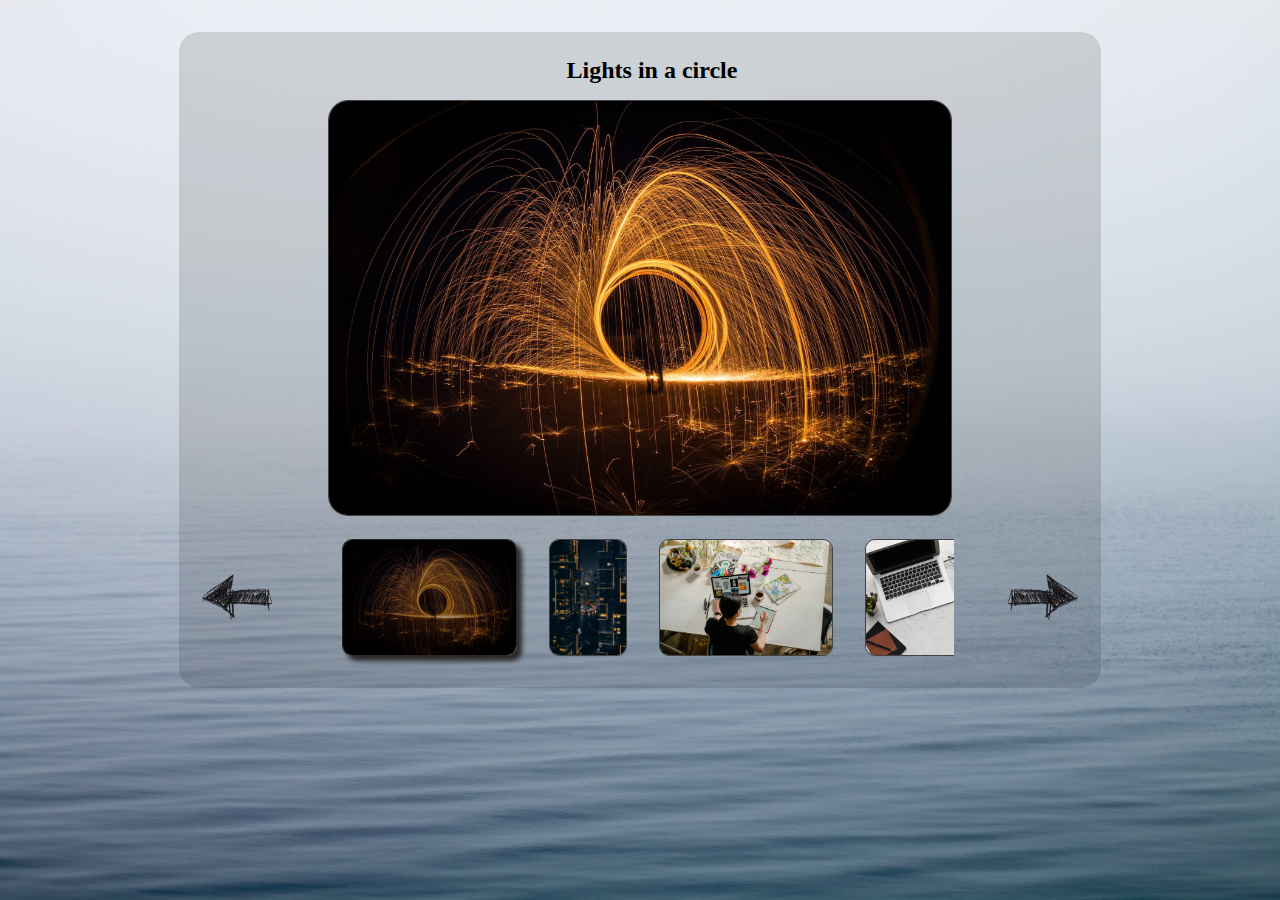
<file: index.html>
<!DOCTYPE html>
<html><head>
	<meta name="generator" content="Hugo 0.92.2" />

	<title>A simple, lightweight and standalone image gallery</title>

	<meta name="author" content="Pierrick MARIE">
	<meta charset="utf-8" >

	<link rel='icon' type='image/x-icon' href='./img/utils/logo.png'>

	
	
	<link rel="stylesheet" type="text/css" href="./sass/simple-gallery.css">

</head><body class="background-image">


<section class="simple-gallery"> 
	<h1 class="hide">Simple Javascript Gallery</h1>

	
	
	
	<img src="./img/gallery/0.jpg" title="Lights in a circle">
	<img src="./img/gallery/1.jpg" title="A city by night">
	<img src="./img/gallery/2.jpg" title="Work hard">
	<img src="./img/gallery/3.jpg" title="Have a break">
	<img src="./img/gallery/4.jpg" title="Selfie in space">
	<img src="./img/gallery/5.jpg" title="It smokes">
	<img src="./img/gallery/6.jpg" title="My beautiful screen">
	<img src="./img/gallery/7.jpg" title="Another city by night">
	<img src="./img/gallery/8.jpg" title="Let's build a clock">
	<img src="./img/gallery/9.jpg" title="Ready to work">
</section>

<footer>
	<script src="./js/jquery-3.6.3.min.js"></script>
	<script src="./js/simple-gallery.js"></script>
</footer></body>
</html>
</file>
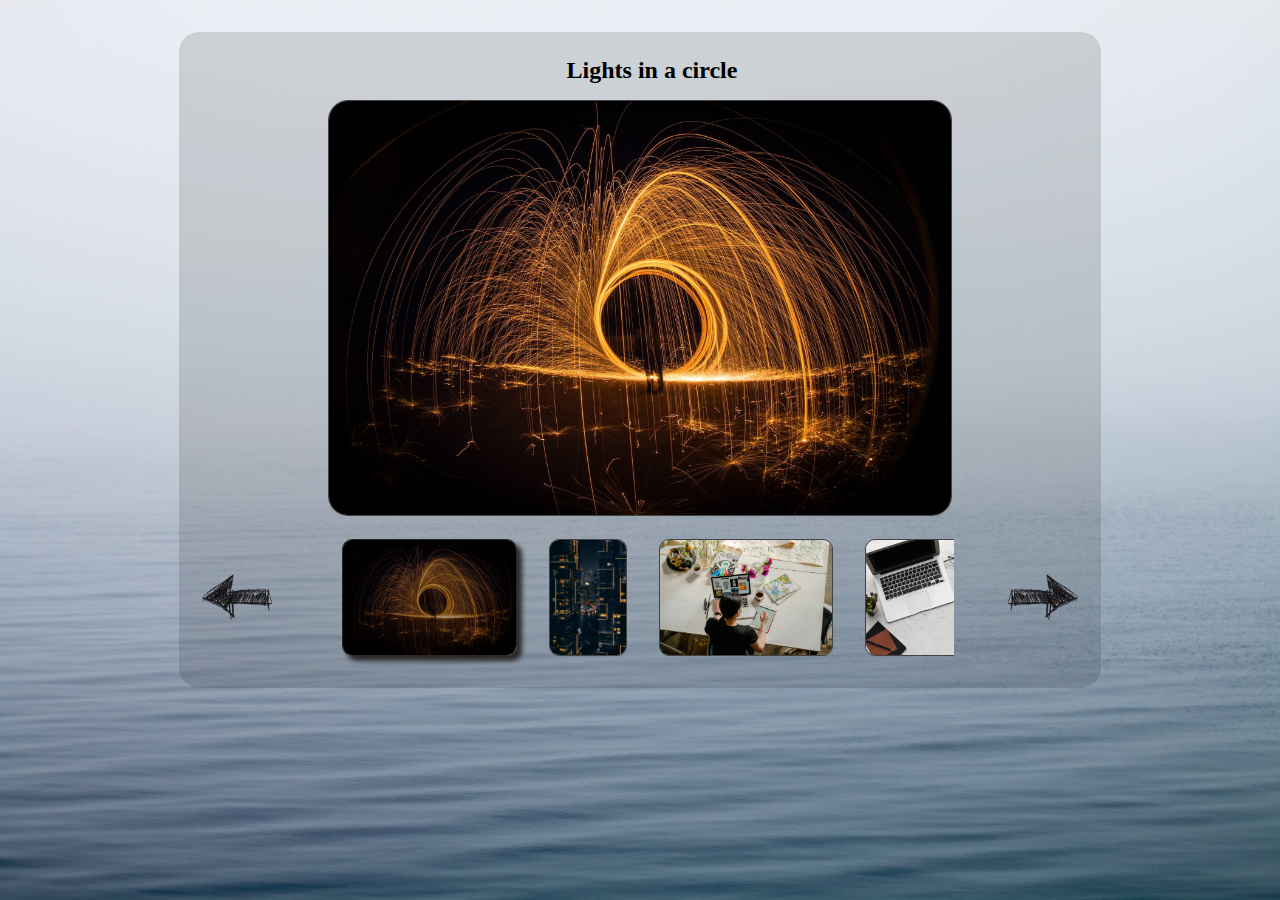
<file: example/index.html>
<!DOCTYPE html>
<html>

	<head>
		<meta name="generator" content="Hugo 0.92.2" />

		<title>A simple, lightweight and standalone image gallery</title>

		<meta name="author" content="Pierrick MARIE">
		<meta charset="utf-8">

		<link rel='icon' type='image/x-icon' href='./img/utils/logo.png'>

		<link rel="stylesheet" type="text/css" href="./css/simple-gallery.css">
	</head>

	<body class="background-image">

		<section class="simple-gallery">

			<h1 class="hide">Simple Javascript Gallery</h1>

			<img src="./img/gallery/0.jpg" title="Lights in a circle">
			<img src="./img/gallery/1.jpg" title="A city by night">
			<img src="./img/gallery/2.jpg" title="Work hard">
			<img src="./img/gallery/3.jpg" title="Have a break">
			<img src="./img/gallery/4.jpg" title="Selfie in space">
			<img src="./img/gallery/5.jpg" title="It smokes">
			<img src="./img/gallery/6.jpg" title="My beautiful screen">
			<img src="./img/gallery/7.jpg" title="Another city by night">
			<img src="./img/gallery/8.jpg" title="Let's build a clock">
			<img src="./img/gallery/9.jpg" title="Ready to work">
	
		</section>

		<footer>
			<script src="./js/jquery-3.6.3.min.js"></script>
			<script src="./js/simple-gallery.js"></script>
		</footer>
	
	</body>

</html>
</file>
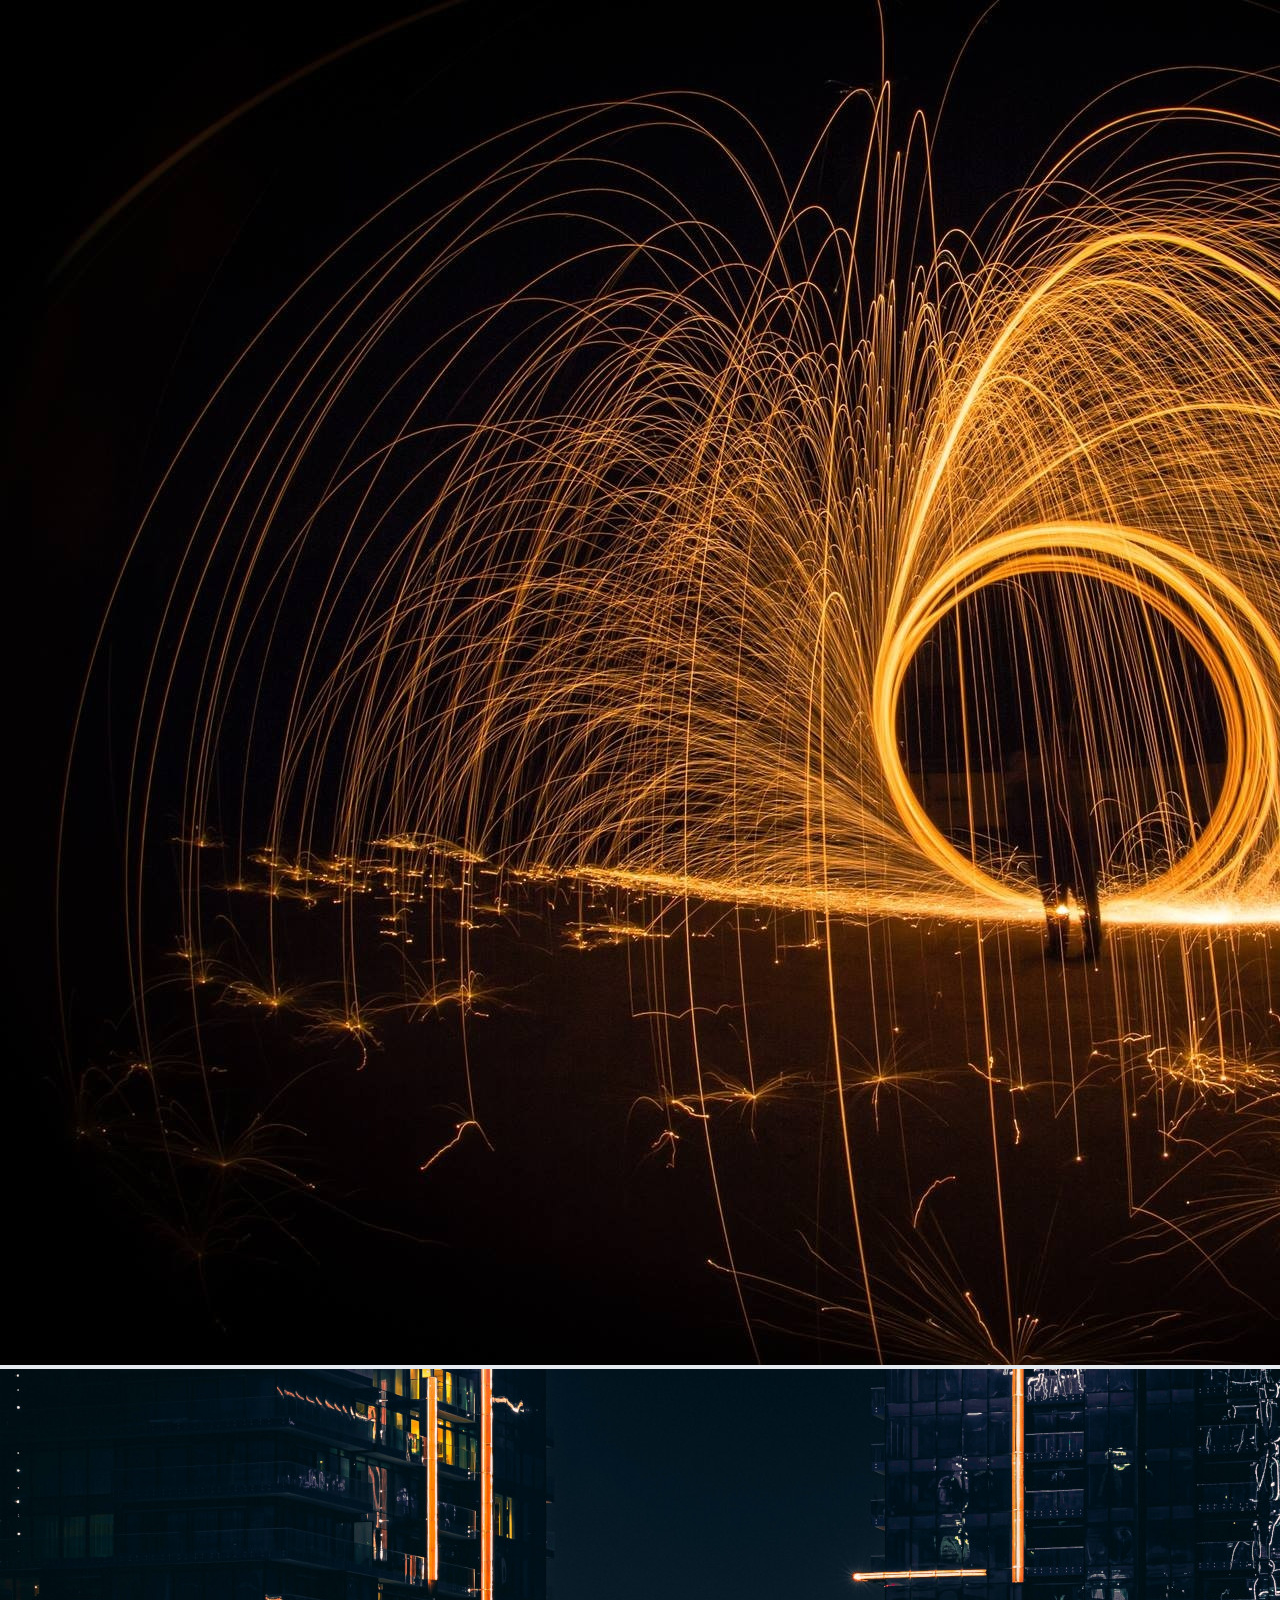
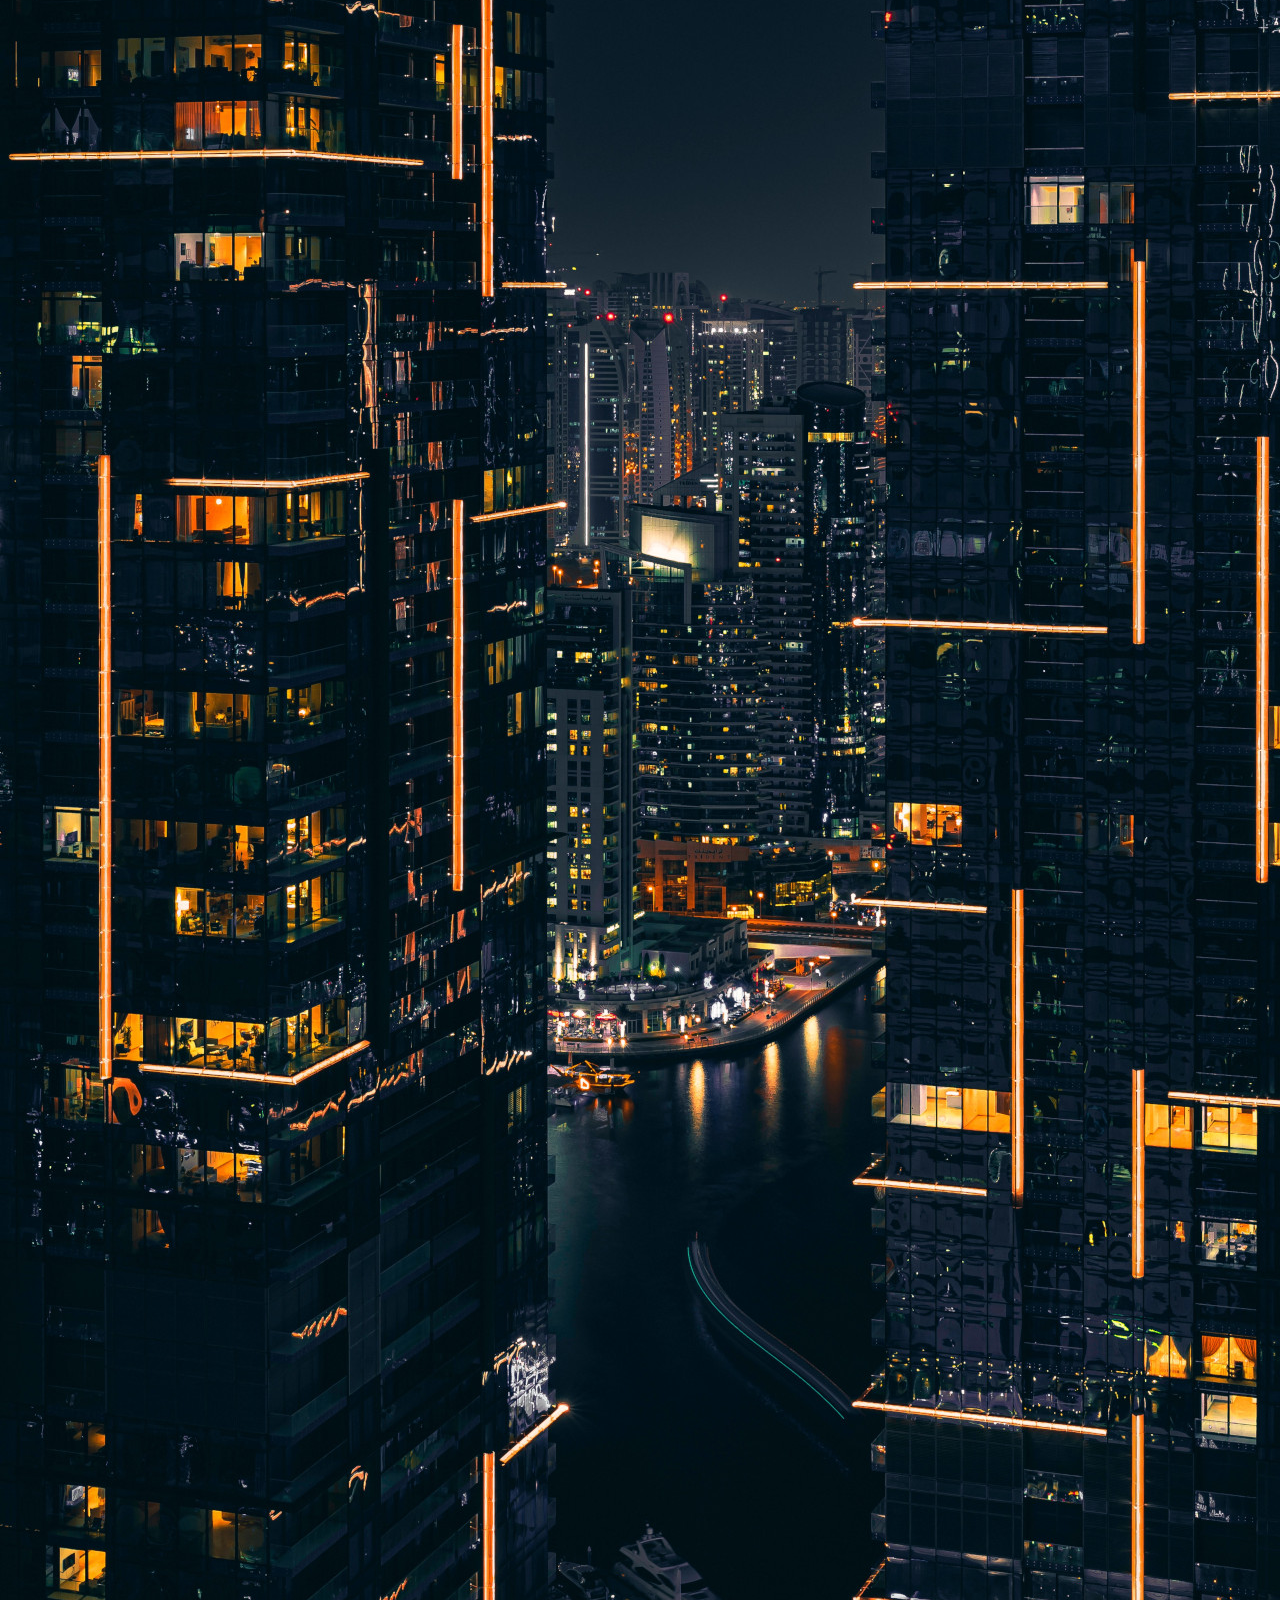
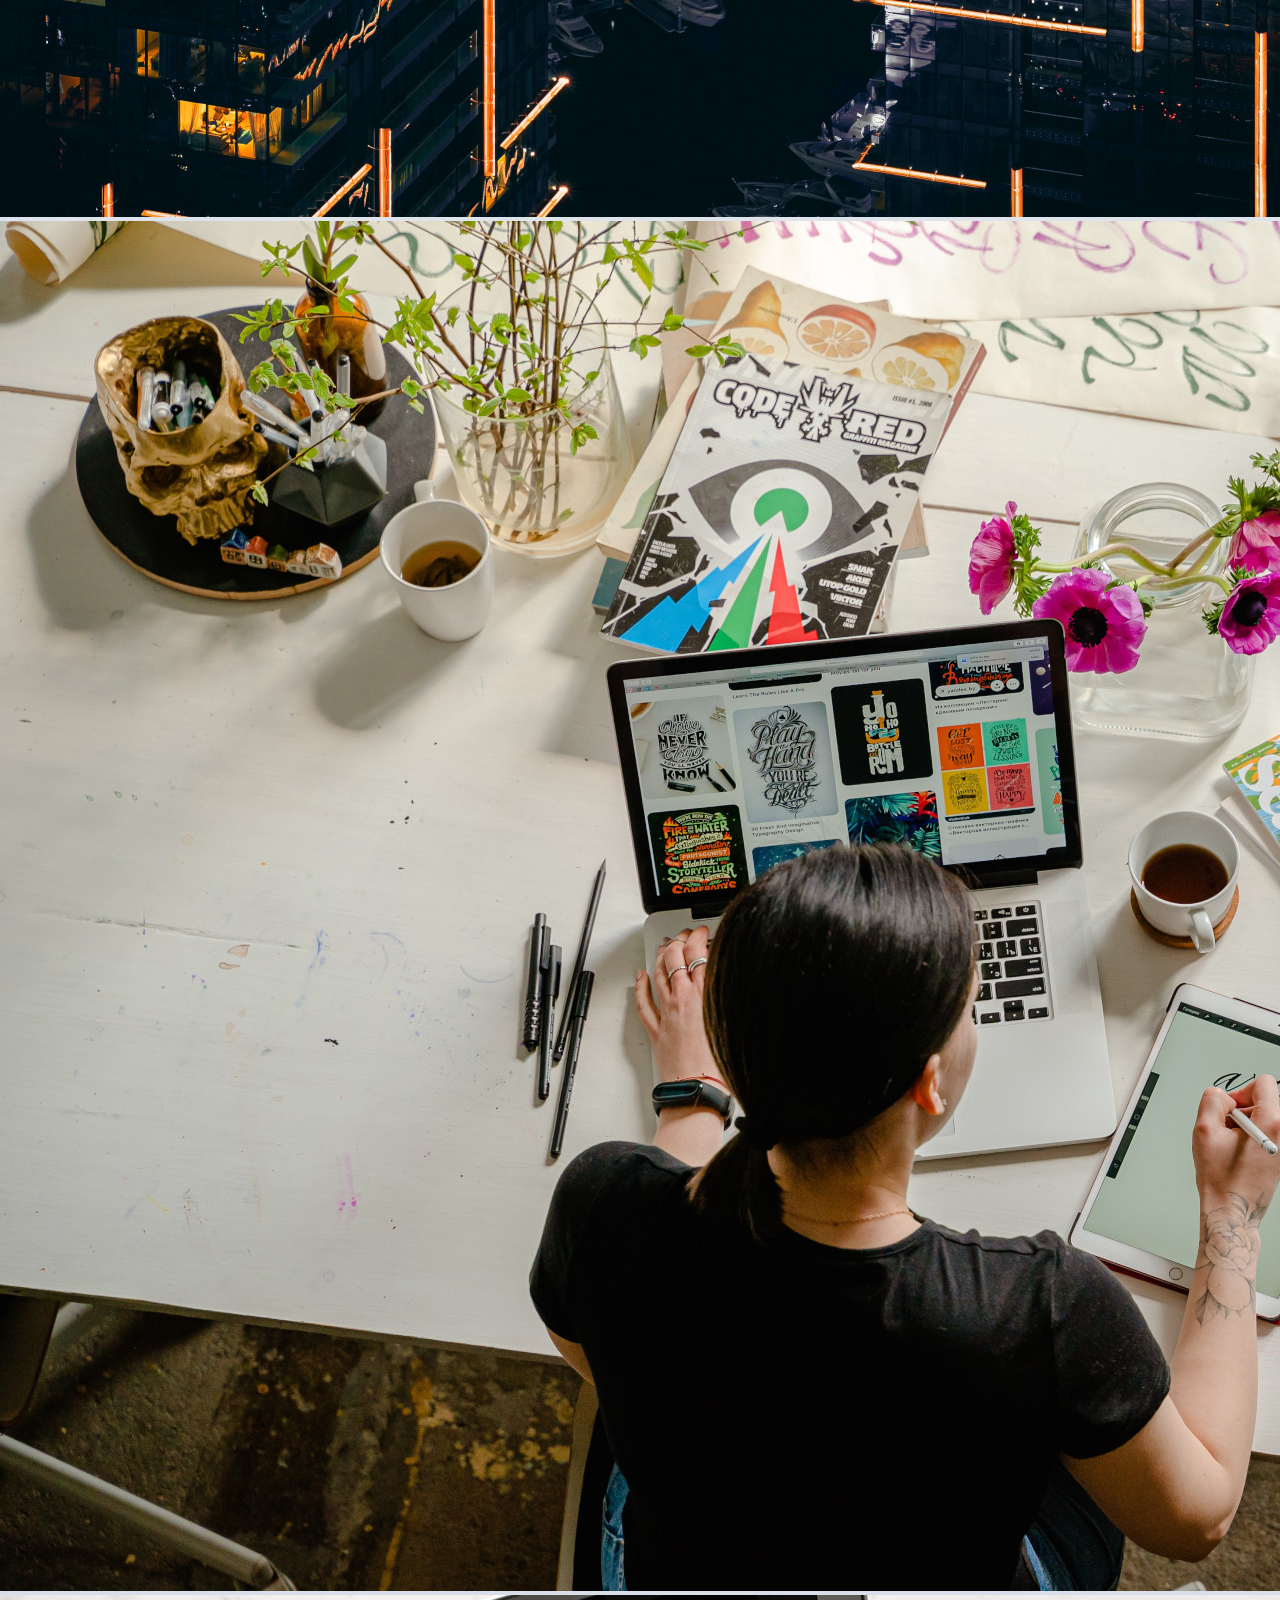
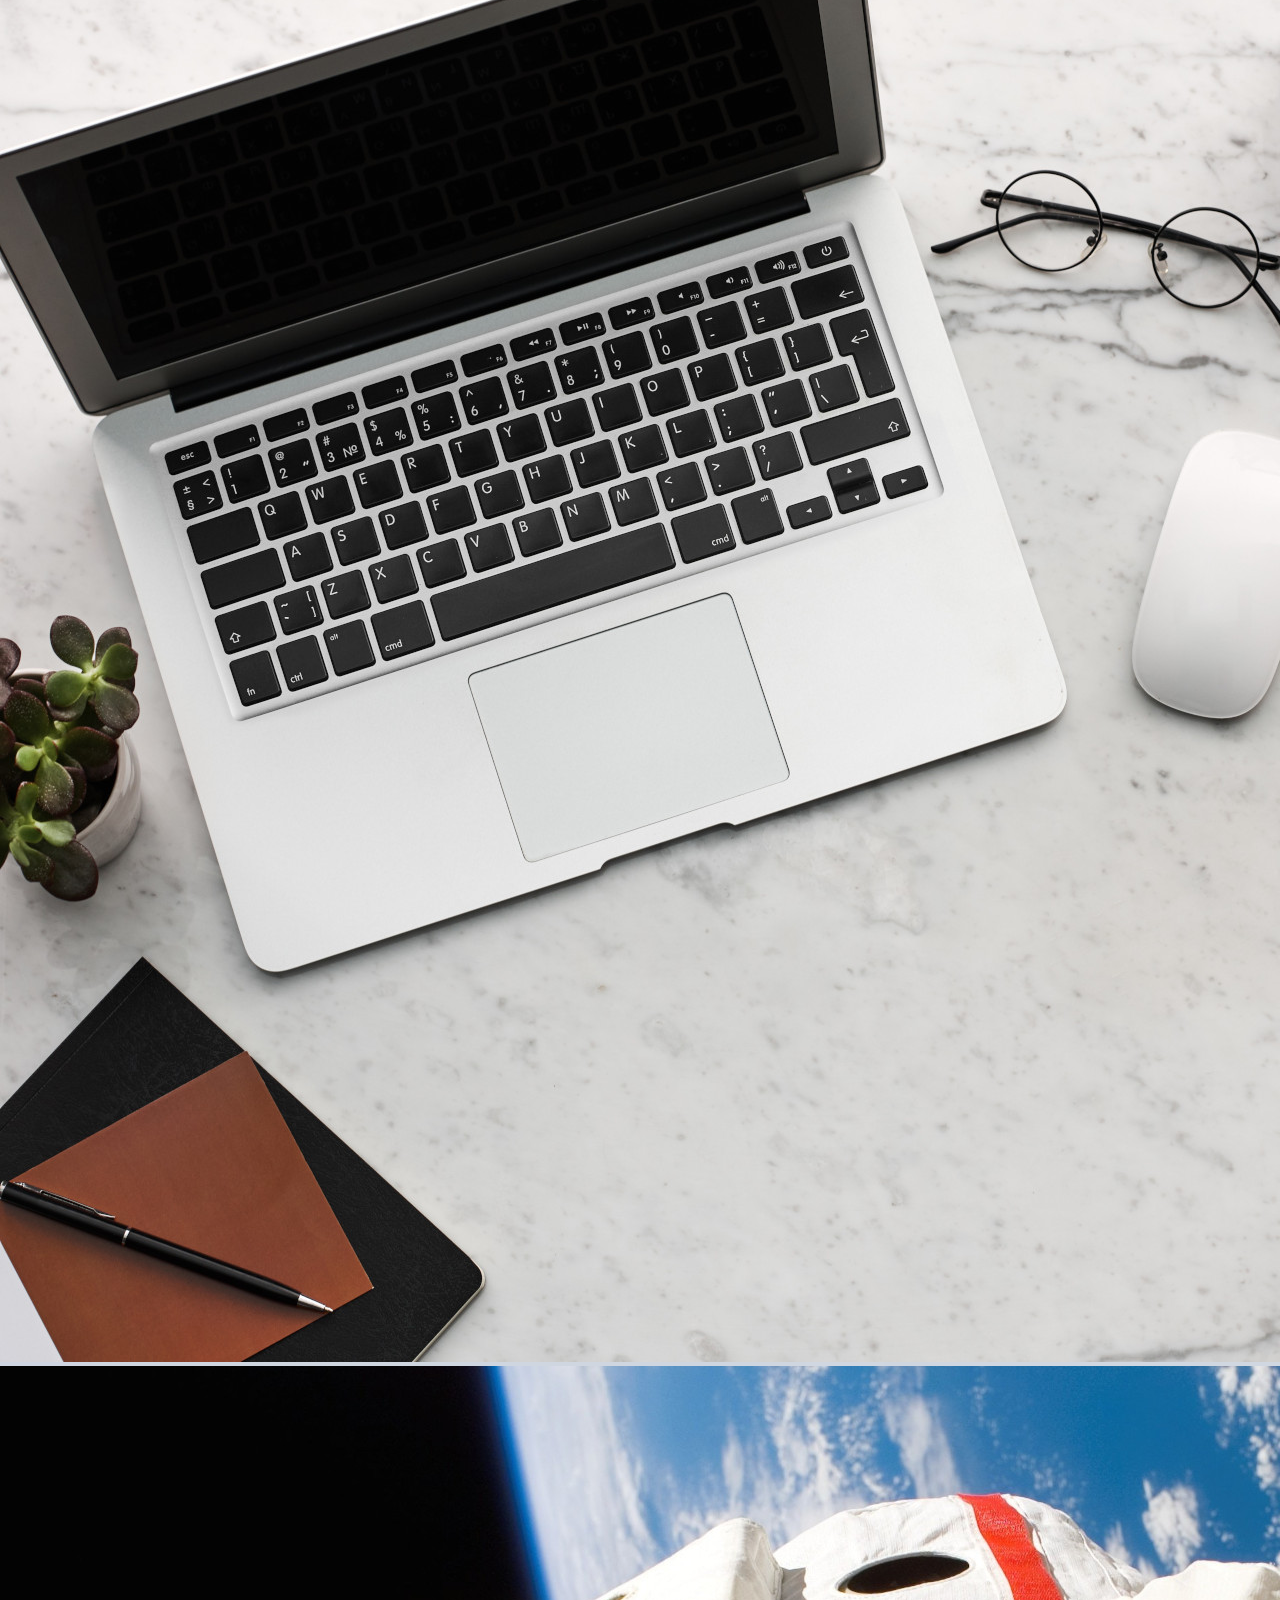
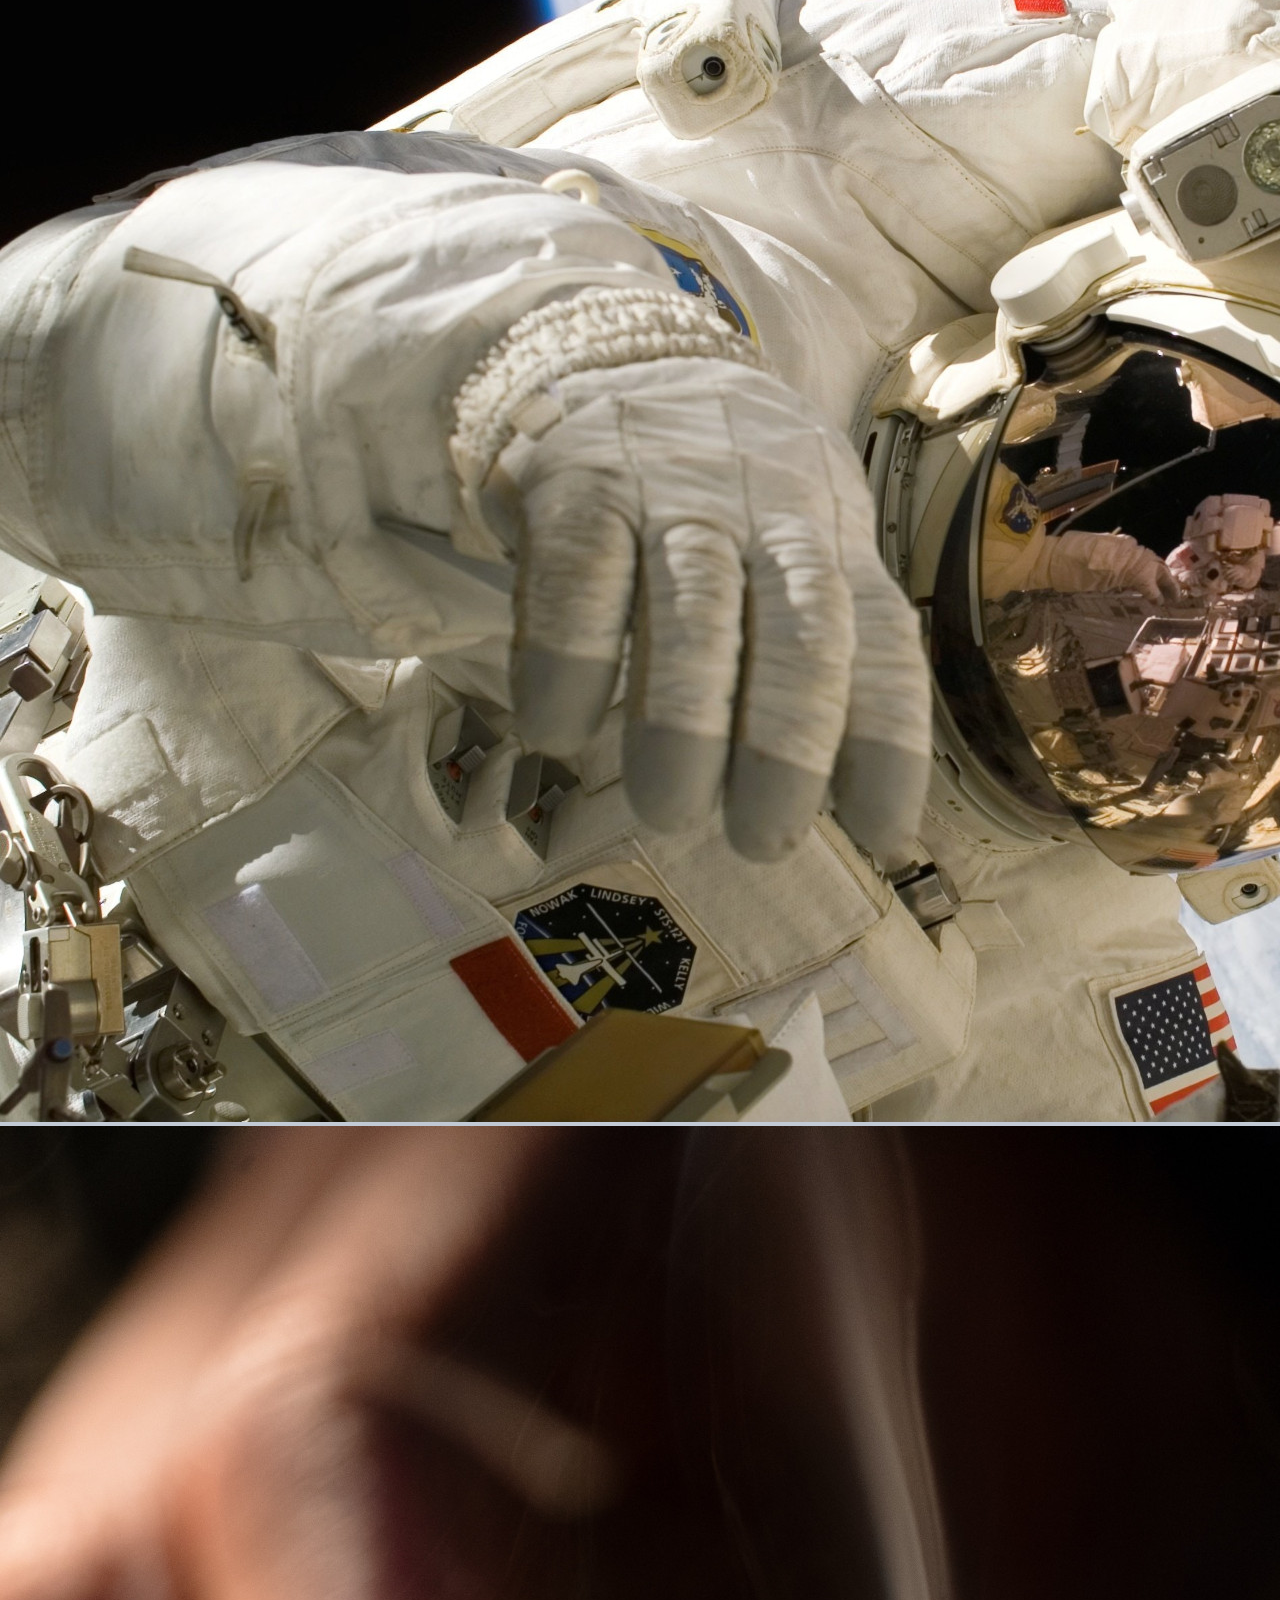
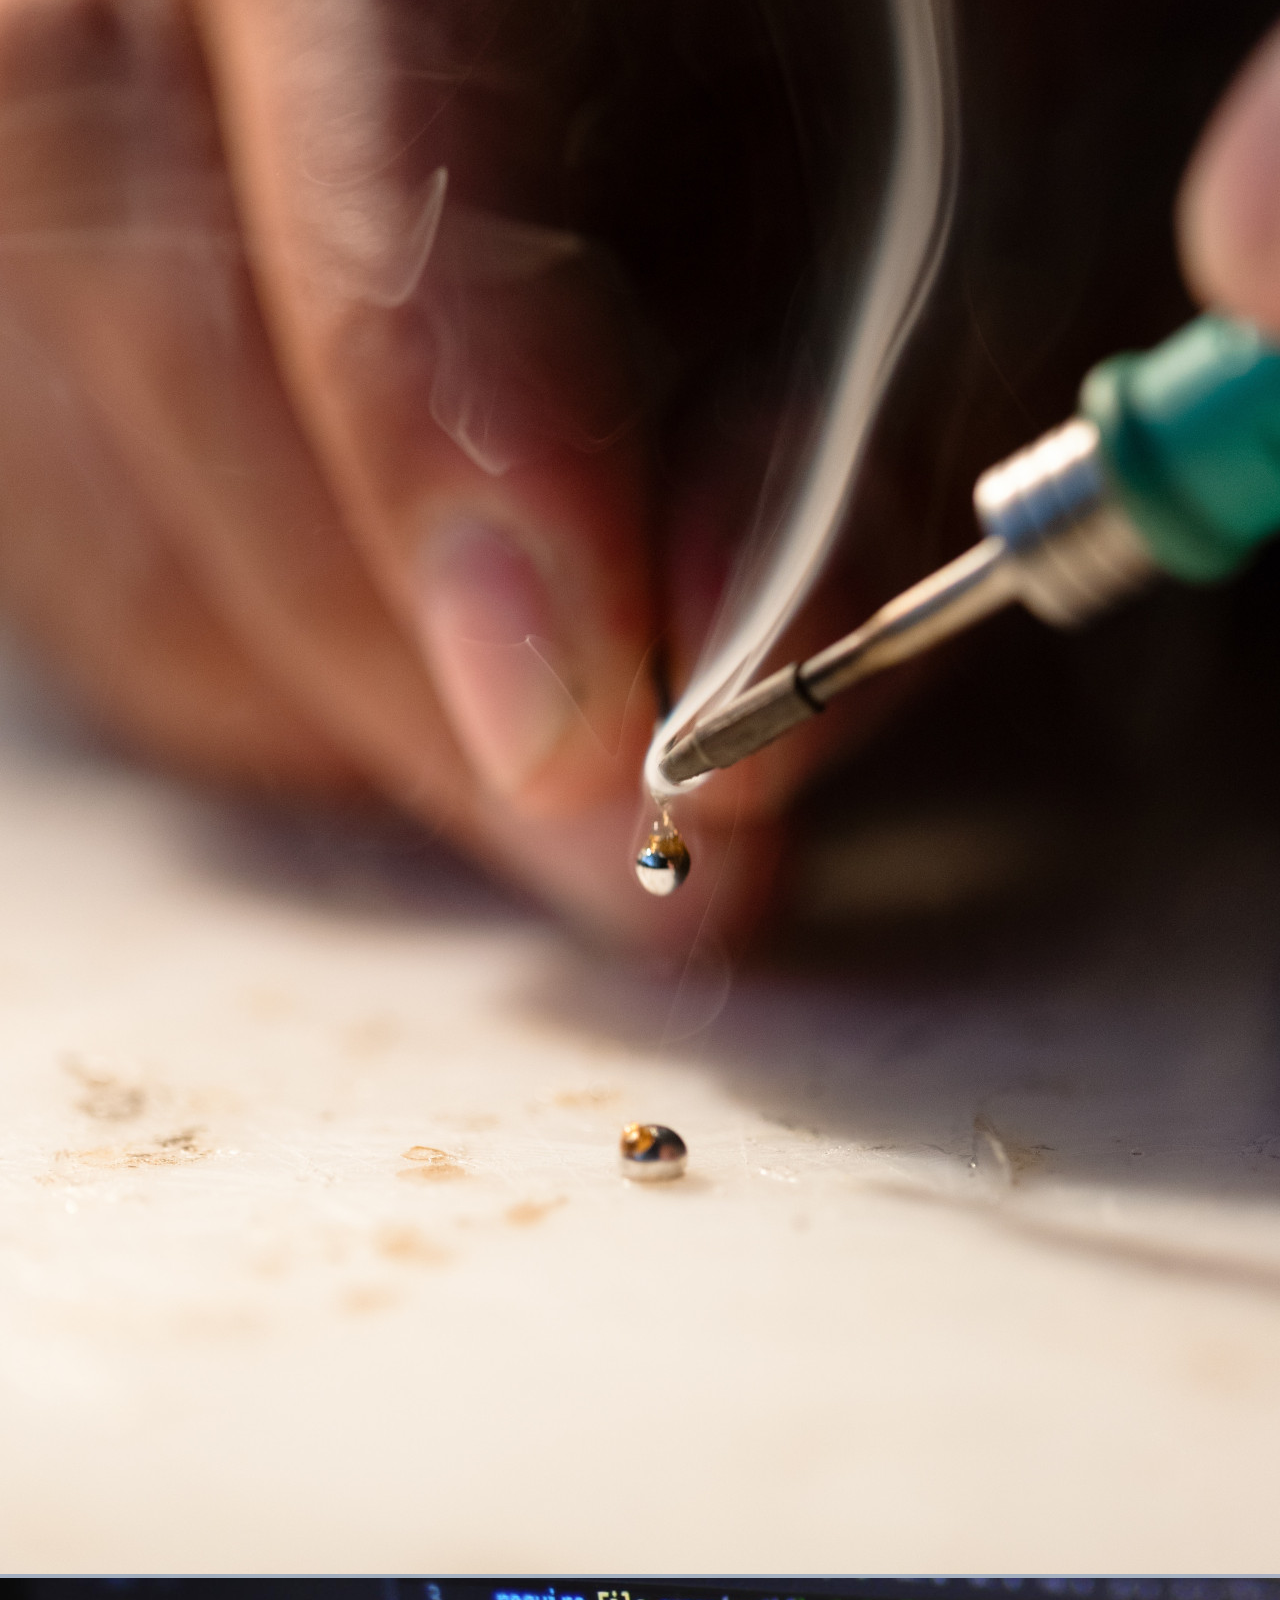
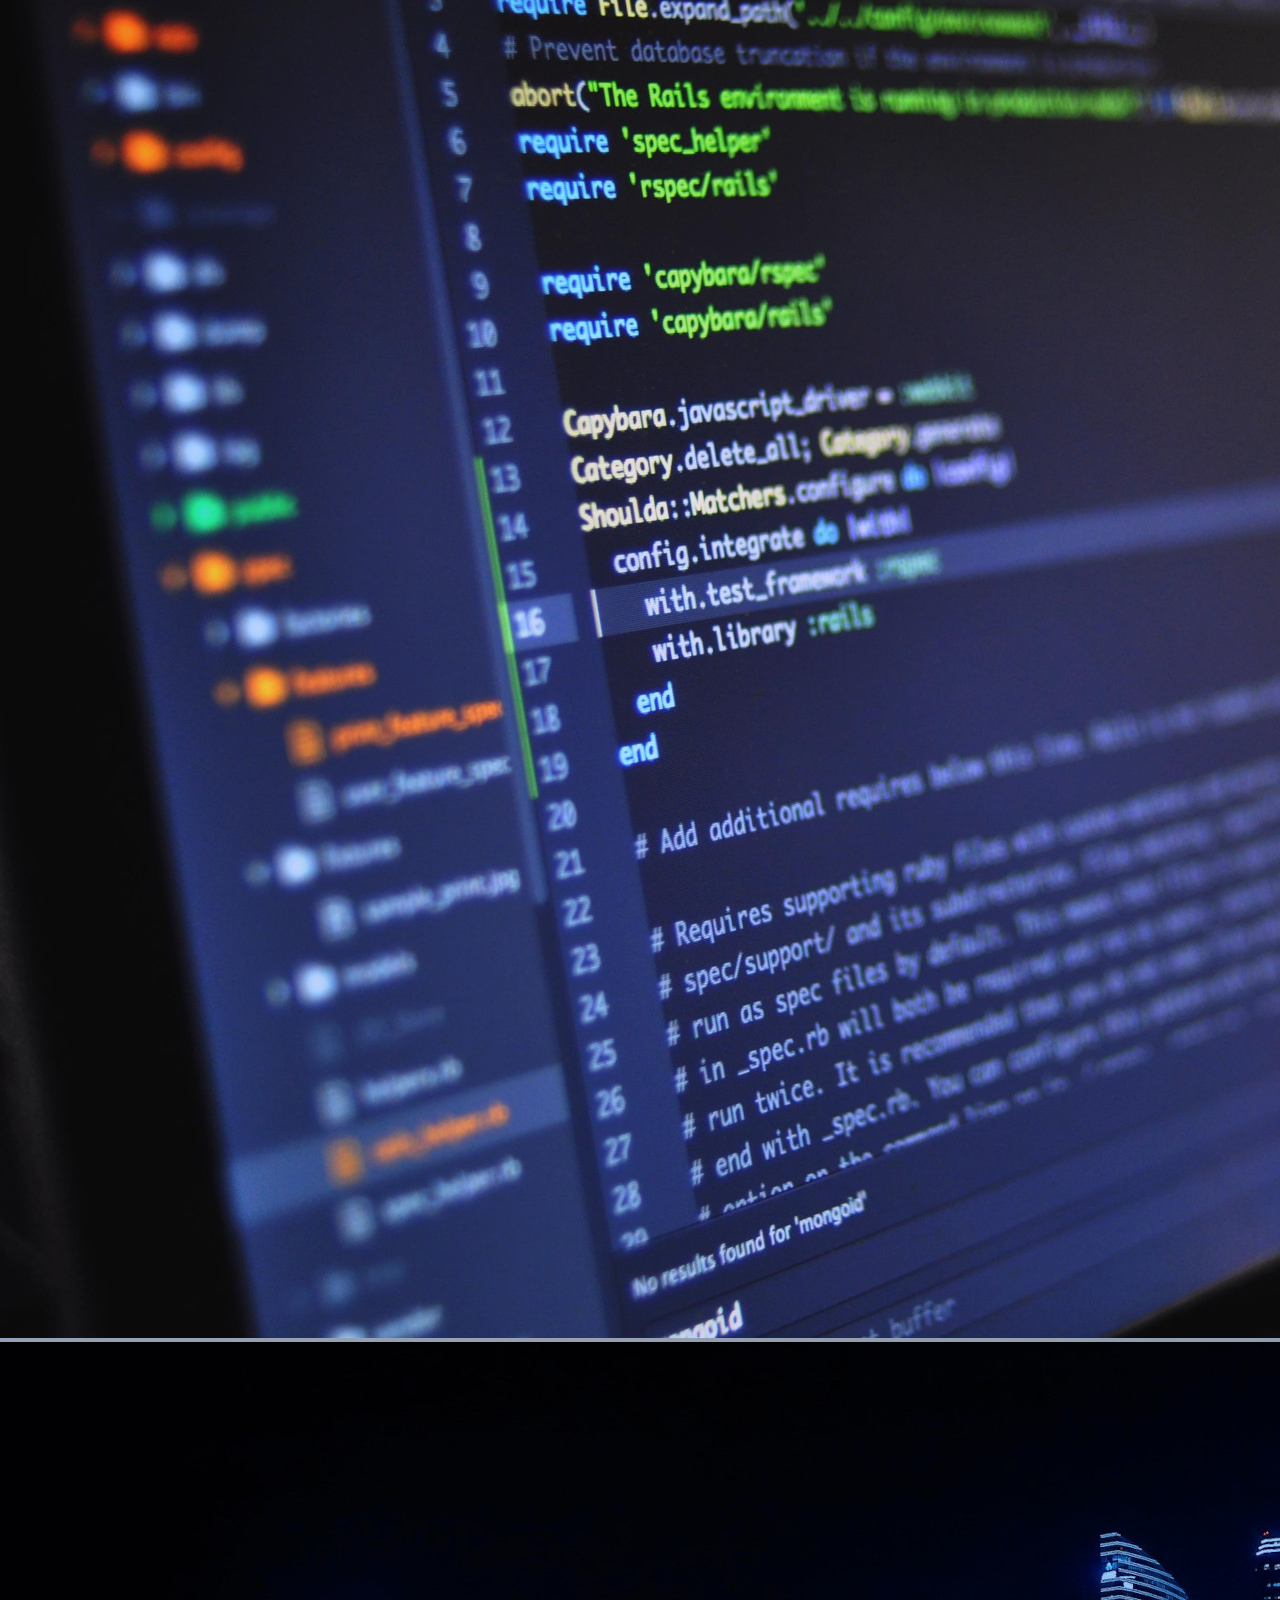
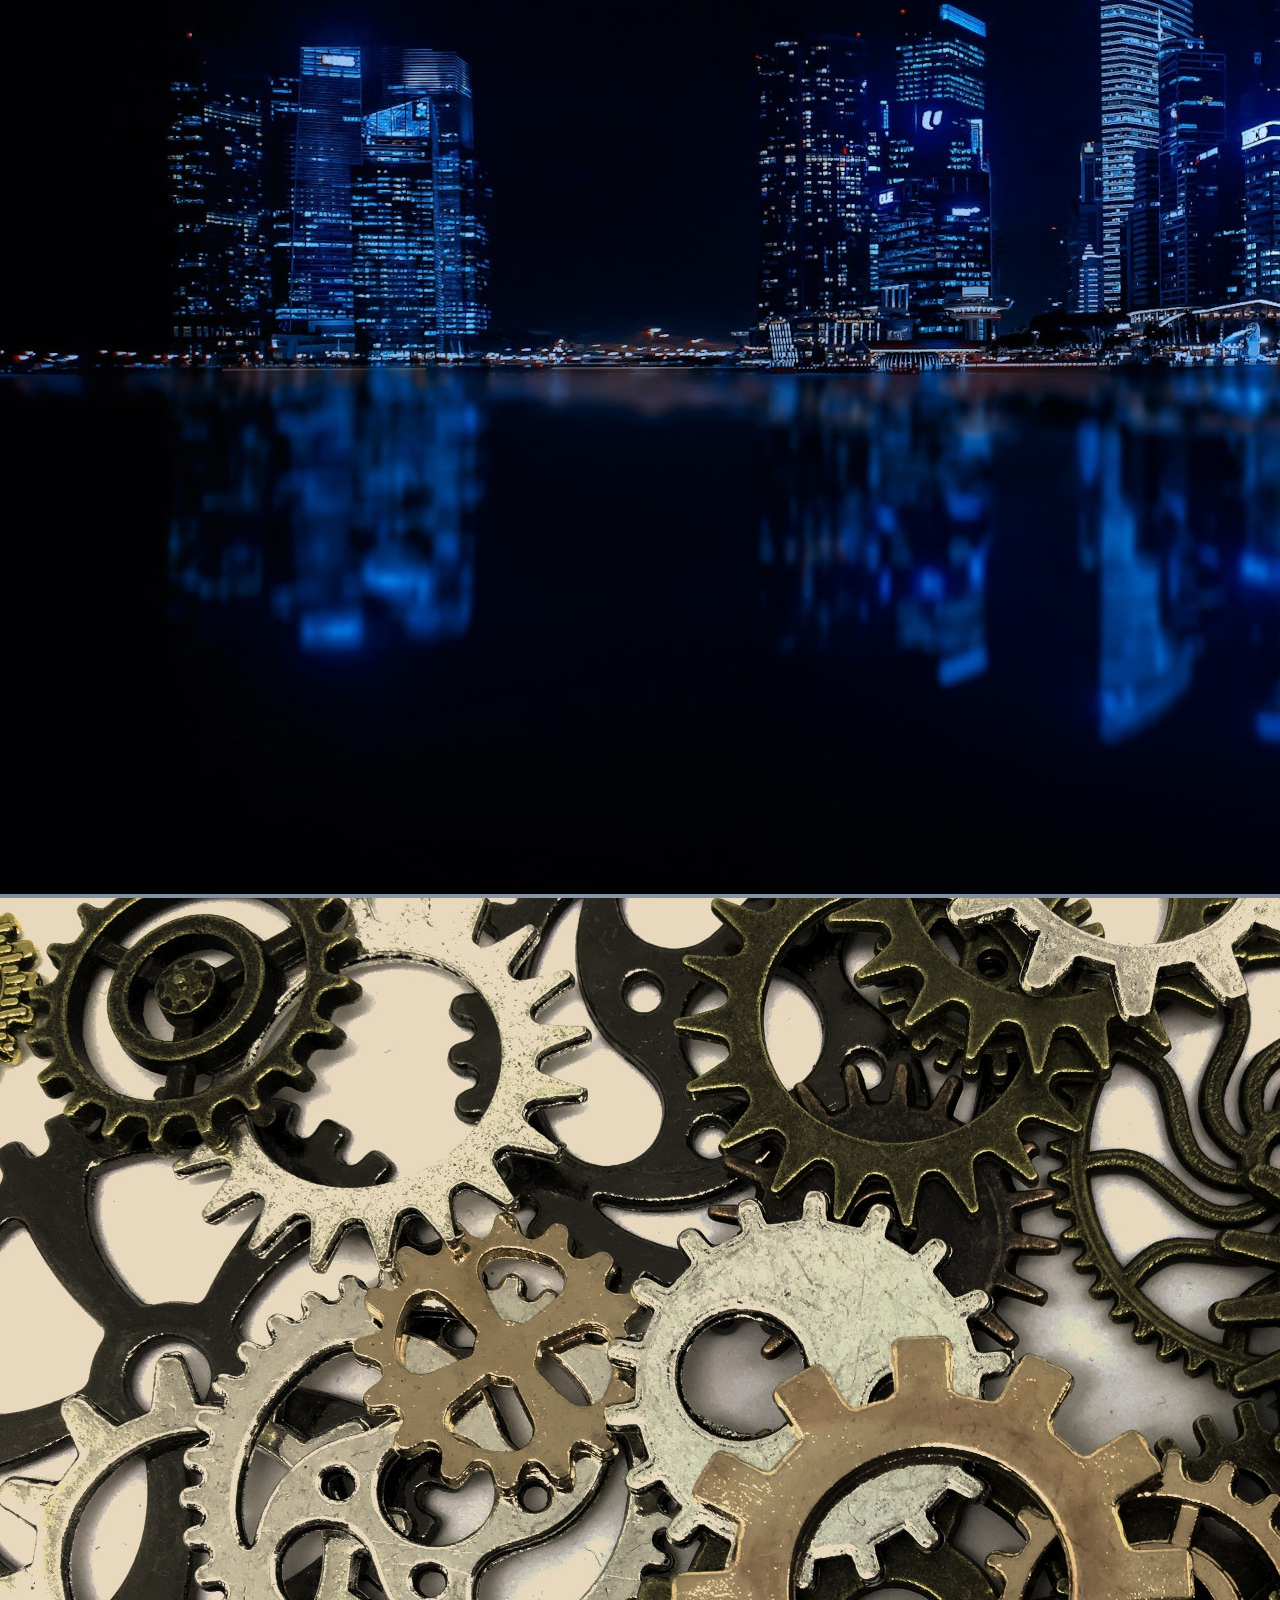
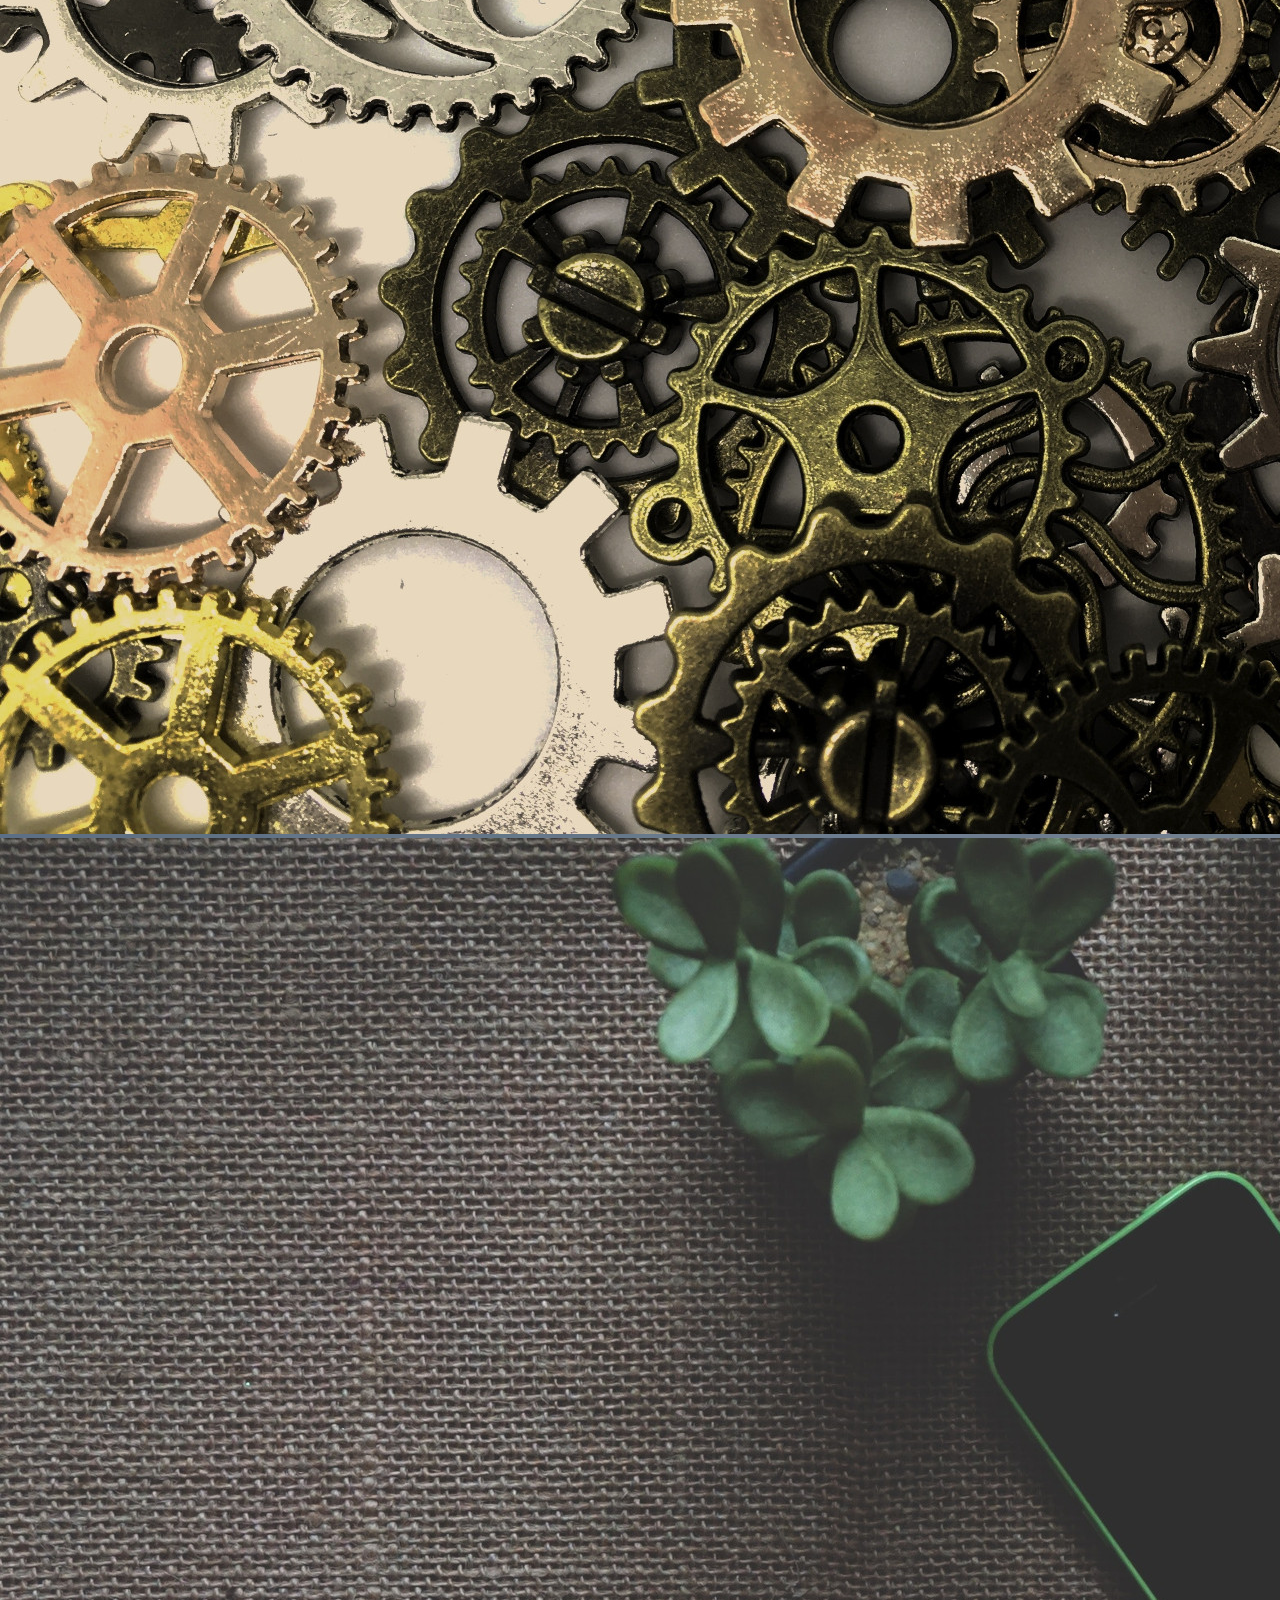
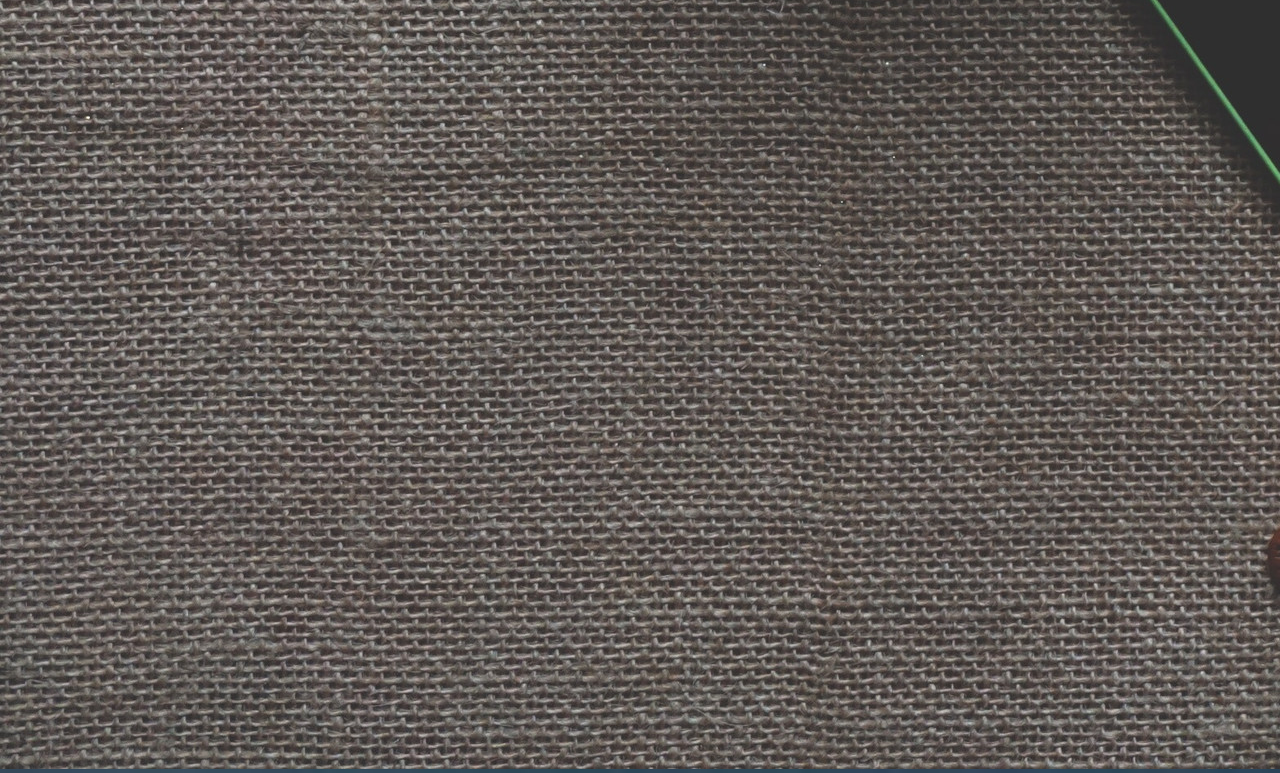
<file: public/index.html>
<!--
	BSD 3-Clause License

	Copyright (c) 2023, pierrick
	All rights reserved.
-->
<!DOCTYPE html>
<html lang="fr">
	<head>

		<title>A simple, lightweight and standalone image gallery</title>

		<meta name="author" content="Pierrick MARIE"/>
		<meta charset="utf-8" />

		<link rel='icon' type='image/x-icon' href='./img/utils/logo.png'/>

		<link rel="stylesheet" href="./css/simple-gallery.css" />

	</head>

	<body>

	<!-- Main place for the gallery: titles, images and thumbnails -->
	<section id="simple-js-gallery"> <!-- === USE THAT ID TO SETUP THE GALLERY === -->

		<!-- Titles and are generated from title attribute -->
		<!-- Thumbnails are generated automatically from images -->
		<!-- === PUT ALL YOUR IMAGES HERE ACCORDING TO THE FOLLOWING EXAMPLES === -->
		<img src="./img/gallery/0.jpg" title="Lights in a circle"/>
		<img src="./img/gallery/1.jpg" title="A city by night"/>
		<img src="./img/gallery/2.jpg" title="Work hard"/>
		<img src="./img/gallery/3.jpg" title="Have a break"/>
		<img src="./img/gallery/4.jpg" title="Selfie in space"/>
		<img src="./img/gallery/5.jpg" title="It smokes"/>
		<img src="./img/gallery/6.jpg" title="My beautiful screen"/>
		<img src="./img/gallery/7.jpg" title="Another city by night"/>
		<img src="./img/gallery/8.jpg" title="Let's build a clock"/>
		<img src="./img/gallery/9.jpg" title="Ready to work"/>

	</section>

	<footer>
		<script type="text/javascript" src="./js/jquery-3.6.3.min.js"></script>
		<script type="text/javascript" src="./js/simple-gallery.js"></script>
	</footer>

	</body>
</html>
</file>
<file: sass/simple-gallery.css>
.background-image {
  background-image: url("../img/utils/background.jpg");
  background-color: black;
  background-size: 100% 100%;
  background-position: center;
  background-repeat: no-repeat;
  background-attachment: fixed; }

.background-black {
  /* Background in black for full screen view */
  background-image: none; }

body, html {
  margin: 0;
  padding: 0; }

.hide {
  display: none; }

/**
 * === POSITION OF THE GALLERY ===
 */
.positionOfGallery, .simple-gallery {
  margin-top: 2em;
  margin-left: auto;
  margin-right: auto; }

/**
 * === SIZE OF THE GALLERY ===
 * 
 * For full screen mode ==> width: 98%; height: 95%;
 * Sub elements of the gallery resize automatically.
 */
@media screen and (max-width: 799px) and (orientation: portrait) {
  .sizeOfGallery, .simple-gallery {
    width: 90%; } }

@media screen and (max-width: 799px) and (orientation: landscape) {
  .sizeOfGallery, .simple-gallery {
    width: 60%; } }

@media screen and (min-width: 800px) and (max-width: 1200px) and (orientation: portrait) {
  .sizeOfGallery, .simple-gallery {
    width: 90%; } }

@media screen and (min-width: 800px) and (max-width: 1200px) and (orientation: landscape) {
  .sizeOfGallery, .simple-gallery {
    width: 60%; } }

@media screen and (min-width: 1201px) and (max-width: 2000px) {
  .sizeOfGallery, .simple-gallery {
    width: 70%;
    height: 70vh; } }

@media screen and (min-width: 2001px) and (orientation: portrait) {
  .sizeOfGallery, .simple-gallery {
    width: 90%;
    height: 45vh; } }

@media screen and (min-width: 2001px) and (orientation: landscape) {
  .sizeOfGallery, .simple-gallery {
    width: 60%;
    height: 60vh; } }

/**
 * === Decorations of the gallery ===
 * 
 * Change them according to the design of your web site
 */
.decorationOfGallery, .simple-gallery {
  background-color: #0000001f;
  border-radius: 20px; }

/*
 * BSD 3-Clause License
 *
 * Copyright (c) 2023, Pierrick MARIE contact at pierrickmarie.info
 * All rights reserved.
 */
.shadow {
  box-shadow: 5px 5px 5px #444343;
  filter: brightness(60%); }

/** 
 * images img
 */
.simple-gallery > img {
  display: none; }

.cursor-default {
  cursor: default; }

.cursor-pointer {
  /* clickable cursor */
  cursor: pointer; }

/** 
 * gallery 
 */
.simple-gallery {
  padding: 1%;
  text-align: center; }
  .simple-gallery .title {
    position: relative;
    width: 100%; }
    @media screen and (max-width: 1999px) {
      .simple-gallery .title {
        font-size: 1.5em;
        margin-top: 0.5em;
        margin-left: 0.5em; } }
    @media screen and (min-width: 2000px) {
      .simple-gallery .title {
        font-size: 4em; } }
  .simple-gallery .board {
    position: relative;
    margin-left: auto;
    margin-right: auto;
    /**
		 * Display image in default view 
		 * ==> remove .fullScreenView before !
		 */ }
    @media screen and (orientation: portrait) {
      .simple-gallery .board {
        height: 25vh; } }
    @media screen and (orientation: landscape) {
      .simple-gallery .board {
        height: 46vh; } }
    .simple-gallery .board .defaultView {
      position: relative;
      padding: 0;
      border-radius: 20px;
      border-style: solid;
      border-width: 1px;
      border-color: #444343;
      max-height: 100%;
      width: auto;
      margin-left: auto;
      margin-right: auto; }
    .simple-gallery .board .fullScreenView {
      z-index: 1;
      position: fixed;
      left: 50%;
      transform: translate(-50%, 0);
      max-width: 100vw;
      max-height: 100%;
      box-shadow: unset;
      border-width: 0;
      border-radius: 0; }
      @media screen and (orientation: portrait) {
        .simple-gallery .board .fullScreenView {
          width: 100%;
          height: auto;
          top: 50%;
          transform: translate(0, -50%);
          left: 0; } }
      @media screen and (orientation: landscape) {
        .simple-gallery .board .fullScreenView {
          width: auto;
          height: 100%;
          top: 0;
          left: 50%;
          transform: translate(-50%, 0); } }
  .simple-gallery .nav {
    position: relative;
    margin-top: 1em; }
    @media screen and (orientation: portrait) {
      .simple-gallery .nav {
        height: 8vh; } }
    @media screen and (orientation: landscape) {
      .simple-gallery .nav {
        height: 15vh; } }
@media screen and (min-width: 2001px) and (orientation: portrait) {
  .simple-gallery .nav {
    height: 8vh; } }

@media screen and (min-width: 2001px) and (orientation: landscape) {
  .simple-gallery .nav {
    height: 10vh; } }
    .simple-gallery .nav .thumbnails {
      position: relative;
      margin-left: auto;
      margin-right: auto;
      width: 70%;
      height: 100%;
      /* Allow horizontal scroll if there are more images than screen width available */
      display: flex;
      overflow-x: auto;
      overflow-y: hidden; }
      .simple-gallery .nav .thumbnails .thumbnail {
        /* Thumbnails images, style and size */
        position: relative;
        border-radius: 10px;
        border-style: solid;
        border-width: 1px;
        border-color: #444343;
        margin-left: 1em;
        margin-right: 1em;
        margin-top: auto;
        margin-bottom: auto;
        height: 85%;
        width: auto; }
      .simple-gallery .nav .thumbnails .cursor-pointer:hover {
        transition: 200ms;
        transform: scale(1.2); }
    .simple-gallery .nav .arrows .arrow {
      /* The arrows to change current image (left and right) */
      position: absolute;
      top: 50%;
      transform: translate(0, -50%);
      width: 8%;
      max-height: 90%;
      cursor: pointer; }
    .simple-gallery .nav .arrows .left {
      left: 1%; }
    .simple-gallery .nav .arrows .right {
      right: 1%; }
    .simple-gallery .nav .full-screen .left {
      width: 10%;
      position: fixed;
      z-index: 5;
      left: 1%;
      top: 50%;
      transform: translate(0, -50%); }
    .simple-gallery .nav .full-screen .right {
      width: 10%;
      position: fixed;
      z-index: 5;
      right: 1%;
      top: 50%;
      transform: translate(0, -50%); }
</file>
<file: example/css/simple-gallery.css>
.background-image {
  background-image: url("../img/utils/background.jpg");
  background-color: black;
  background-size: 100% 100%;
  background-position: center;
  background-repeat: no-repeat;
  background-attachment: fixed; }

.background-black {
  /* Background in black for full screen view */
  background-image: none; }

body, html {
  margin: 0;
  padding: 0; }

.hide {
  display: none; }

/**
 * === POSITION OF THE GALLERY ===
 */
.positionOfGallery, .simple-gallery {
  margin-top: 2em;
  margin-left: auto;
  margin-right: auto; }

/**
 * === SIZE OF THE GALLERY ===
 * 
 * For full screen mode ==> width: 98%; height: 95%;
 * Sub elements of the gallery resize automatically.
 */
@media screen and (max-width: 799px) and (orientation: portrait) {
  .sizeOfGallery, .simple-gallery {
    width: 90%; } }

@media screen and (max-width: 799px) and (orientation: landscape) {
  .sizeOfGallery, .simple-gallery {
    width: 60%; } }

@media screen and (min-width: 800px) and (max-width: 1200px) and (orientation: portrait) {
  .sizeOfGallery, .simple-gallery {
    width: 90%; } }

@media screen and (min-width: 800px) and (max-width: 1200px) and (orientation: landscape) {
  .sizeOfGallery, .simple-gallery {
    width: 60%; } }

@media screen and (min-width: 1201px) and (max-width: 2000px) {
  .sizeOfGallery, .simple-gallery {
    width: 70%;
    height: 70vh; } }

@media screen and (min-width: 2001px) and (orientation: portrait) {
  .sizeOfGallery, .simple-gallery {
    width: 90%;
    height: 45vh; } }

@media screen and (min-width: 2001px) and (orientation: landscape) {
  .sizeOfGallery, .simple-gallery {
    width: 60%;
    height: 60vh; } }

/**
 * === Decorations of the gallery ===
 * 
 * Change them according to the design of your web site
 */
.decorationOfGallery, .simple-gallery {
  background-color: #0000001f;
  border-radius: 20px; }

/*
 * BSD 3-Clause License
 *
 * Copyright (c) 2023, Pierrick MARIE contact at pierrickmarie.info
 * All rights reserved.
 */
.shadow {
  box-shadow: 5px 5px 5px #444343;
  filter: brightness(60%); }

/** 
 * images img
 */
.simple-gallery > img {
  display: none; }

.cursor-default {
  cursor: default; }

.cursor-pointer {
  /* clickable cursor */
  cursor: pointer; }

/** 
 * gallery 
 */
.simple-gallery {
  padding: 1%;
  text-align: center; }
  .simple-gallery .title {
    position: relative;
    width: 100%; }
    @media screen and (max-width: 1999px) {
      .simple-gallery .title {
        font-size: 1.5em;
        margin-top: 0.5em;
        margin-left: 0.5em; } }
    @media screen and (min-width: 2000px) {
      .simple-gallery .title {
        font-size: 4em; } }
  .simple-gallery .board {
    position: relative;
    margin-left: auto;
    margin-right: auto;
    /**
		 * Display image in default view 
		 * ==> remove .fullScreenView before !
		 */ }
    @media screen and (orientation: portrait) {
      .simple-gallery .board {
        height: 25vh; } }
    @media screen and (orientation: landscape) {
      .simple-gallery .board {
        height: 46vh; } }
    .simple-gallery .board .defaultView {
      position: relative;
      padding: 0;
      border-radius: 20px;
      border-style: solid;
      border-width: 1px;
      border-color: #444343;
      max-height: 100%;
      width: auto;
      margin-left: auto;
      margin-right: auto; }
    .simple-gallery .board .fullScreenView {
      z-index: 1;
      position: fixed;
      left: 50%;
      transform: translate(-50%, 0);
      max-width: 100vw;
      max-height: 100%;
      box-shadow: unset;
      border-width: 0;
      border-radius: 0; }
      @media screen and (orientation: portrait) {
        .simple-gallery .board .fullScreenView {
          width: 100%;
          height: auto;
          top: 50%;
          transform: translate(0, -50%);
          left: 0; } }
      @media screen and (orientation: landscape) {
        .simple-gallery .board .fullScreenView {
          width: auto;
          height: 100%;
          top: 0;
          left: 50%;
          transform: translate(-50%, 0); } }
  .simple-gallery .nav {
    position: relative;
    margin-top: 1em; }
    @media screen and (orientation: portrait) {
      .simple-gallery .nav {
        height: 8vh; } }
    @media screen and (orientation: landscape) {
      .simple-gallery .nav {
        height: 15vh; } }
@media screen and (min-width: 2001px) and (orientation: portrait) {
  .simple-gallery .nav {
    height: 8vh; } }

@media screen and (min-width: 2001px) and (orientation: landscape) {
  .simple-gallery .nav {
    height: 10vh; } }
    .simple-gallery .nav .thumbnails {
      position: relative;
      margin-left: auto;
      margin-right: auto;
      width: 70%;
      height: 100%;
      /* Allow horizontal scroll if there are more images than screen width available */
      display: flex;
      overflow-x: auto;
      overflow-y: hidden; }
      .simple-gallery .nav .thumbnails .thumbnail {
        /* Thumbnails images, style and size */
        position: relative;
        border-radius: 10px;
        border-style: solid;
        border-width: 1px;
        border-color: #444343;
        margin-left: 1em;
        margin-right: 1em;
        margin-top: auto;
        margin-bottom: auto;
        height: 85%;
        width: auto; }
      .simple-gallery .nav .thumbnails .cursor-pointer:hover {
        transition: 200ms;
        transform: scale(1.2); }
    .simple-gallery .nav .arrows .arrow {
      /* The arrows to change current image (left and right) */
      position: absolute;
      top: 50%;
      transform: translate(0, -50%);
      width: 8%;
      max-height: 90%;
      cursor: pointer; }
    .simple-gallery .nav .arrows .left {
      left: 1%; }
    .simple-gallery .nav .arrows .right {
      right: 1%; }
    .simple-gallery .nav .full-screen .left {
      width: 10%;
      position: fixed;
      z-index: 5;
      left: 1%;
      top: 50%;
      transform: translate(0, -50%); }
    .simple-gallery .nav .full-screen .right {
      width: 10%;
      position: fixed;
      z-index: 5;
      right: 1%;
      top: 50%;
      transform: translate(0, -50%); }
</file>
<file: public/css/simple-gallery.css>
/*
 * BSD 3-Clause License
 *
 * Copyright (c) 2023, Pierrick MARIE contact at pierrickmarie.info
 * All rights reserved.
 */

/**
 * === POSITION OF THE GALLERY ===
 */
 .positionOfGallery {
	/* position: absolute; */
	margin-top: 10vh;
	margin-left: auto;
	margin-right: auto;
}

/**
 * === SIZE OF THE GALLERY ===
 * 
 * For full screen mode ==> width: 98%; height: 95%;
 * Sub elements of the gallery resize automatically.
 */
.sizeOfGallery {
	width: 58%;
	height: 55%;
}

/**
 * === Decorations of the gallery ===
 * 
 * Change them according to the design of your web site
 */
.decorationGallery {
	background-color: #0000001f;
	border-radius: 20px;
}

/**
 * === BODY === 
 */
body, html {
	margin: 0;
	padding: 0;
}

body {
	background-image: url("../img/utils/background.jpg");
	background-repeat: repeat;
	background-size: cover;
}

/**
 * === ALL OTHER ELEMENTS OF THE GALLERY ===
 * ===    MODIFY THEM IS UP TO YOU ;)    ===
 */


/** 
 * gallery 
 */
.simple-gallery {
	padding: 1%;

	text-align: center;
}

/**
 * title
 */
.simple-gallery-title {
	position: relative;

	margin: 0;
	margin-bottom: 2vh;
}
@media screen and (max-width: 1999px) {
	.simple-gallery-title {
		font-size: 1.5em;
	}	
}
@media screen and (min-width: 2000px) {
	.simple-gallery-title {
		font-size: 3em;
	}	
}

/** 
 * thumbnails
 */
.simple-gallery-thumbnails {
	margin-left: auto;
	margin-right: auto;
	
	display: flex;
	/* justify-content: space-around; */
	gap: 10px;
	align-items: center;

	width: 96%; 

	padding-bottom: 1%;

	/* overflow-y: hidden; /* Allow horizontal scroll if there are more images than screen width available */
	overflow-x: auto;
}

/**
 * thumbnails img 
 */
.simple-gallery-thumbnails img {		/* Thumbnails images, style and size */
	border-radius: 10px;
	border-style: solid;
	border-width: 1px;
	border-color: #444343;

	margin-top: 2vh;
	margin-bottom: 1vh;
}
@media screen and (max-width: 1999px) {
	.simple-gallery-thumbnails img {
		width: 100px;
	}	
}
@media screen and (min-width: 2000px) {
	.simple-gallery-thumbnails img {
		width: 200px;
	}	
}

/** 
 * thumbnails img:hover
 */
.simple-gallery-thumbnails img:hover {		/* Add a shadow around thumbnails */
	box-shadow: 5px 5px 5px #444343;
}

/** 
 * images img
 */
.simple-gallery > img {
	display: none;

	cursor: pointer;
}

/**
 * Display current image in full screen 
 * ==> remove .defaultView before !
 */
.fullScreenView {
	position: fixed;
	top: 0;
	left: 50%;
	transform: translate(-50%, 0);

	width: auto;
	height: 100vh;

	max-width: 100vw;
	max-height: 100vh;

	box-shadow: unset;
	border-width: 0;
	border-radius: 0;
}

/**
 * Display image in default view 
 * ==> remove .fullScreenView before !
 */
.defaultView {
	padding: 1%;

	border-radius: 20px;
   	border-style: solid;
   	border-width: 1px;
   	border-color: #444343;

	box-shadow: 10px 10px 10px #444343;

	background-color: #ffffff90;

	width: auto;
	height: auto;
	max-height: 50vh;
	max-width: 75%;
}

/**
 * arrows
 */
.simple-gallery-arrows {	/* The arrows to change current image (left and right) */
	position: relative;
	
	width: 8%;
	height: auto;

	top: 10vh;

	cursor: pointer;

	z-index: 1000;
}

/**
 * left arrow
 */
.simple-gallery-left-arrow {	
	float: left;
}

/**
 * right arrow
 */
.simple-gallery-right-arrow {	
	float: right;
}

/**
 * left arrow in full sceen view
 */
 .simple-gallery-left-arrow-full-screen {	
	position: fixed;

	left: 50px;
	top: 40vh;
}

/**
 * right arrow in full sceen view
 */
.simple-gallery-right-arrow-full-screen {	
	position: fixed;

	right: 50px;
	top: 40vh;
}

.cursorDefault {
	cursor: default;
}

.cursorPointer { /* clickable cursor */
	cursor: pointer;
}

.shadow {
	box-shadow: 5px 5px 5px #444343;
}

.backgroundBlack {	/* Background in black for full screen view */
	background-color: black;
	background-image: url("");
}
</file>
